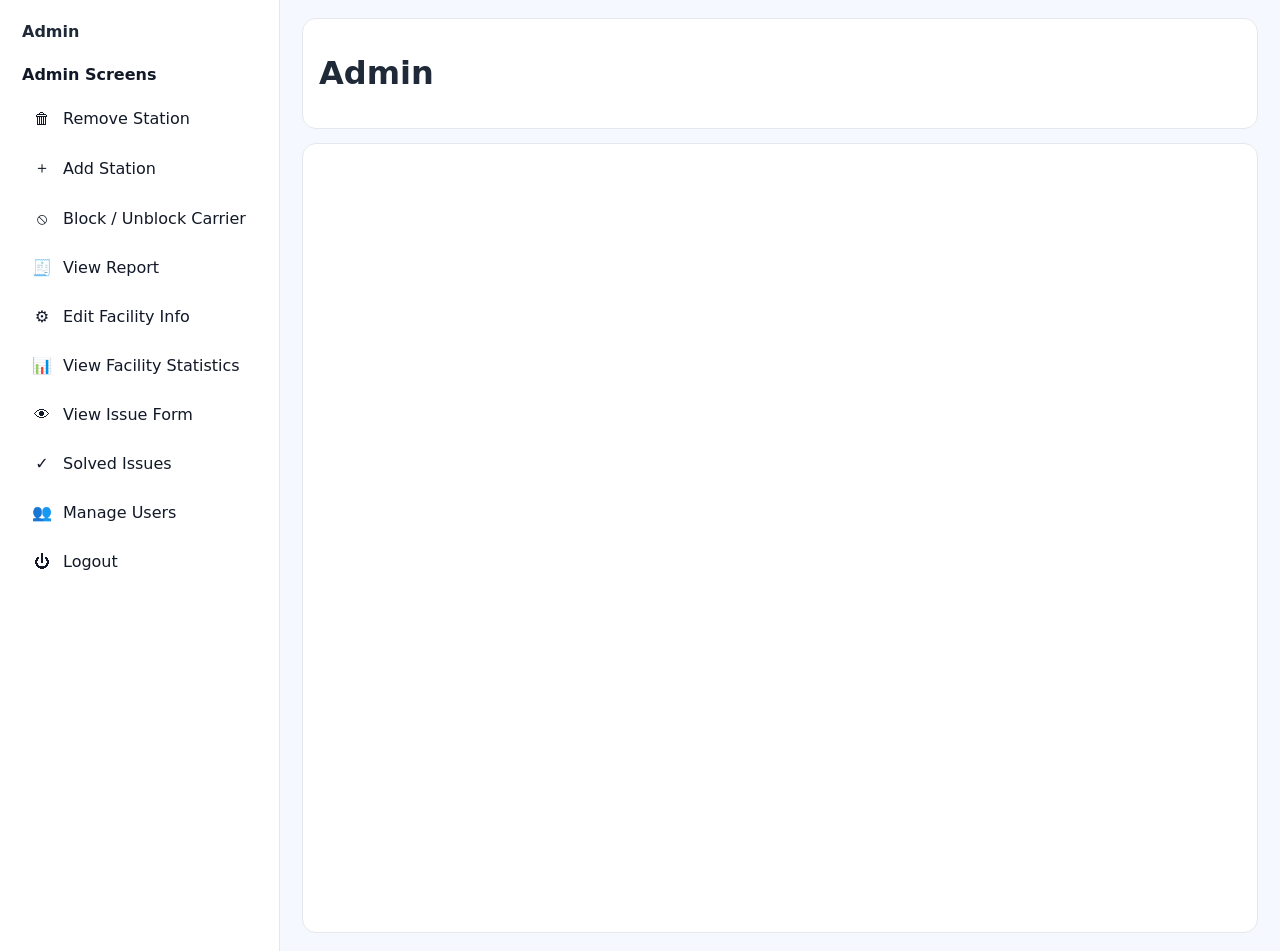
<file: admin/index.html>
<!doctype html>
<html lang="tr">

<head>
    <meta charset="UTF-8" />
    <meta name="viewport" content="width=device-width, initial-scale=1.0" />
    <title>Arrivio - Admin</title>

    <link rel="stylesheet" href="../css/base.css" />
    <link rel="stylesheet" href="../css/components.css" />
    <link rel="stylesheet" href="../css/pages/admin.css" />
</head>

<body>
    <div class="admin-shell">
        <!-- Sidebar -->
        <aside class="sidebar" aria-label="Admin navigation">
            <div class="sidebar-top">
                <div class="brand">
                    <span class="brand-title">Admin</span>

                </div>
            </div>

            <div class="sidebar-section">
                <div class="sidebar-heading">
                    <span>Admin Screens</span>

                </div>

                <nav class="nav" id="adminNav">

                    <button class="nav-item" data-view="remove-station">
                        <span class="nav-icon">🗑</span>
                        <span class="nav-text">Remove Station</span>
                    </button>

                    <button class="nav-item" data-view="add-station">
                        <span class="nav-icon">＋</span>
                        <span class="nav-text">Add Station</span>
                    </button>

                    <button class="nav-item" data-view="block-carrier">
                        <span class="nav-icon">⦸</span>
                        <span class="nav-text">Block / Unblock Carrier</span>
                    </button>

                    <button class="nav-item" data-view="report">
                        <span class="nav-icon">🧾</span>
                        <span class="nav-text">View Report</span>
                    </button>

                    <button class="nav-item" data-view="facility-edit">
                        <span class="nav-icon">⚙</span>
                        <span class="nav-text">Edit Facility Info</span>
                    </button>

                    <button class="nav-item" data-view="stats">
                        <span class="nav-icon">📊</span>
                        <span class="nav-text">View Facility Statistics</span>
                    </button>

                    <button class="nav-item" data-view="issue-form">
                        <span class="nav-icon">👁</span>
                        <span class="nav-text">View Issue Form</span>
                    </button>

                    <button class="nav-item" data-view="solve-issue">
                        <span class="nav-icon">✓</span>
                        <span class="nav-text">Solved Issues</span>
                    </button>
                    <button class="nav-item" data-view="manage-users">
                        <span class="nav-icon">👥</span>
                        <span class="nav-text">Manage Users</span>
                    </button>
                    <button id="logoutBtn" class="nav-item nav-item-logout" type="button">
                        <span class="nav-icon">⏻</span>
                        <span class="nav-text">Logout</span>
                    </button>
                </nav>

            </div>
        </aside>

        <!-- Content -->
        <main class="content" id="content">
            <header class="content-header">
                <h1 id="pageTitle">Admin</h1>
            </header>

            <section class="content-body" id="viewRoot"></section>
        </main>
    </div>

    <script type="module" src="../js/pages/admin.js"></script>
</body>

</html>
</file>
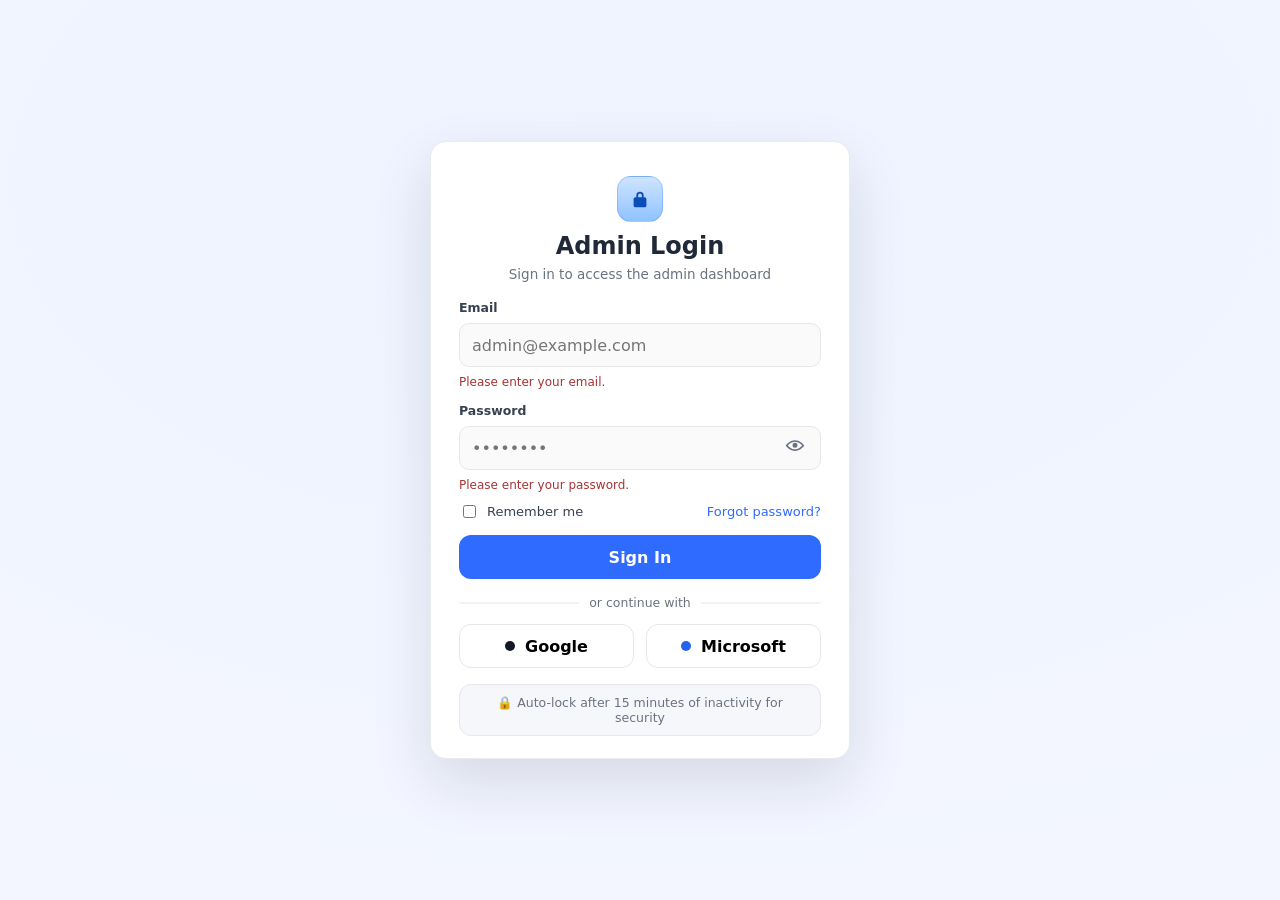
<file: login.html>
<!doctype html>
<html lang="tr">
<head>
  <meta charset="UTF-8" />
  <meta name="viewport" content="width=device-width, initial-scale=1.0" />
  <title>Admin Login</title>

  <link rel="stylesheet" href="./css/base.css" />
  <link rel="stylesheet" href="./css/components.css" />
  <link rel="stylesheet" href="./css/pages/login.css" />
</head>
<body>
  <main class="auth">
    <section class="card" aria-label="Admin Login">

      <!-- Icon -->
      <div class="logo">
        <div class="logo-badge" aria-hidden="true">
          <!-- basit lock icon (inline svg) -->
          <svg width="22" height="22" viewBox="0 0 24 24" fill="none">
            <path d="M17 10h-1V8a4 4 0 0 0-8 0v2H7a2 2 0 0 0-2 2v7a2 2 0 0 0 2 2h10a2 2 0 0 0 2-2v-7a2 2 0 0 0-2-2Zm-7-2a2 2 0 1 1 4 0v2h-4V8Z" fill="currentColor"/>
          </svg>
        </div>
      </div>

      <h1 class="title">Admin Login</h1>
      <p class="subtitle">Sign in to access the admin dashboard</p>

      <!-- Error (gizli; JS ile açacağız) -->
      <div id="errorBox" class="alert alert-error" role="alert" hidden>
        Invalid credentials. Please check your email and password.
      </div>

      <form id="loginForm" class="form" novalidate>
        <div class="field">
          <label for="email">Email</label>
          <input id="email" name="email" type="text" placeholder="admin@example.com" autocomplete="username" required />
          <small class="hint" id="emailHint" hidden>Please enter your email.</small>
        </div>

        <div class="field">
          <label for="password">Password</label>

          <div class="input-wrap">
            <input id="password" name="password" type="password" placeholder="••••••••" autocomplete="current-password" required />
            <button class="icon-btn" type="button" id="togglePwd" aria-label="Show password">
              <!-- eye icon -->
              <svg width="20" height="20" viewBox="0 0 24 24" fill="none">
                <path d="M12 5c5.5 0 9.7 4.4 10.9 6.1.1.2.1.5 0 .7C21.7 13.6 17.5 18 12 18S2.3 13.6 1.1 11.8a.7.7 0 0 1 0-.7C2.3 9.4 6.5 5 12 5Zm0 11c3.9 0 7.2-3 8.6-4.6C19.2 9.8 15.9 7 12 7S4.8 9.8 3.4 11.4C4.8 13 8.1 16 12 16Zm0-8a3 3 0 1 1 0 6 3 3 0 0 1 0-6Z" fill="currentColor"/>
              </svg>
            </button>
          </div>

          <small class="hint" id="pwdHint" hidden>Please enter your password.</small>
        </div>

        <div class="row">
          <label class="checkbox">
            <input type="checkbox" id="remember" />
            <span>Remember me</span>
          </label>

          <a class="link" href="#" onclick="return false;">Forgot password?</a>
        </div>

        <button class="btn btn-primary" type="submit">Sign In</button>

        <div class="divider">
          <span>or continue with</span>
        </div>

        <div class="providers">
          <button class="btn btn-ghost" type="button">
            <span class="provider-dot" aria-hidden="true"></span>
            Google
          </button>
          <button class="btn btn-ghost" type="button">
            <span class="provider-dot provider-dot--blue" aria-hidden="true"></span>
            Microsoft
          </button>
        </div>

        <div class="footnote">
          🔒 Auto-lock after 15 minutes of inactivity for security
        </div>
      </form>
    </section>
  </main>

  <script type="module" src="./js/pages/login.js"></script>
</body>
</html>
</file>
<file: css/base.css>
/* base.css */
:root{
  --bg1: #f3f6ff;
  --bg2: #eef3ff;

  --card: #ffffff;
  --text: #1f2937;
  --muted: #6b7280;

  --border: #e5e7eb;
  --border-strong: #d1d5db;

  --primary: #2f6bff;
  --primary-hover: #2457d6;

  --danger-bg: #fdecec;
  --danger-border: #f5b5b5;
  --danger-text: #a73333;

  --shadow: 0 24px 60px rgba(16, 24, 40, 0.12);
  --radius: 16px;
}

*{ box-sizing: border-box; }
html, body { height: 100%; }
body{
  margin: 0;
  font-family: ui-sans-serif, system-ui, -apple-system, Segoe UI, Roboto, Arial;
  color: var(--text);
  background: radial-gradient(1200px 700px at 50% 20%, var(--bg2), var(--bg1));
}
a{ color: inherit; text-decoration: none; }
button, input{ font: inherit; }
</file>
<file: css/components.css>
/* components.css */
.card{
  width: min(420px, calc(100vw - 32px));
  background: var(--card);
  border: 1px solid rgba(229,231,235,0.8);
  border-radius: var(--radius);
  box-shadow: var(--shadow);
  padding: 28px 28px 22px;
}

.title{
  margin: 10px 0 6px;
  text-align: center;
  font-size: 24px;
  font-weight: 750;
}

.subtitle{
  margin: 0 0 18px;
  text-align: center;
  color: var(--muted);
  font-size: 13.5px;
}

.logo{
  display: flex;
  justify-content: center;
  margin-top: 6px;
}
.logo-badge{
  width: 46px;
  height: 46px;
  border-radius: 14px;
  display: grid;
  place-items: center;
  background: linear-gradient(180deg, #cfe4ff, #8fc3ff);
  color: #0b4db8;
  border: 1px solid rgba(47,107,255,0.25);
}

.form{ display: grid; gap: 14px; }

.field label{
  display: block;
  margin: 0 0 8px;
  font-size: 12.5px;
  color: #374151;
  font-weight: 600;
}

.field input{
  width: 100%;
  height: 44px;
  padding: 0 12px;
  border: 1px solid var(--border);
  border-radius: 10px;
  outline: none;
  background: #fafafa;
  transition: border-color .15s ease, box-shadow .15s ease;
}

.field input:focus{
  border-color: rgba(47,107,255,0.55);
  box-shadow: 0 0 0 4px rgba(47,107,255,0.12);
  background: #fff;
}

.input-wrap{
  position: relative;
}

.icon-btn{
  position: absolute;
  top: 50%;
  right: 10px;
  transform: translateY(-50%);
  border: none;
  background: transparent;
  padding: 6px;
  color: #6b7280;
  cursor: pointer;
}

.row{
  display: flex;
  align-items: center;
  justify-content: space-between;
  gap: 12px;
  margin-top: -4px;
}

.checkbox{
  display: inline-flex;
  align-items: center;
  gap: 8px;
  font-size: 13px;
  color: #374151;
}

.link{
  font-size: 13px;
  color: #2f6bff;
}
.link:hover{ text-decoration: underline; }

.btn{
  height: 44px;
  border-radius: 12px;
  border: 1px solid var(--border);
  background: #fff;
  cursor: pointer;
  font-weight: 650;
}

.btn-primary{
  background: var(--primary);
  border-color: transparent;
  color: #fff;
}
.btn-primary:hover{ background: var(--primary-hover); }

.btn-ghost{
  display: inline-flex;
  align-items: center;
  justify-content: center;
  gap: 10px;
  background: #fff;
}

.providers{
  display: grid;
  grid-template-columns: 1fr 1fr;
  gap: 12px;
}

.provider-dot{
  width: 10px;
  height: 10px;
  border-radius: 50%;
  background: #111827;
}
.provider-dot--blue{ background: #2563eb; }

.divider{
  text-align: center;
  color: var(--muted);
  font-size: 12.5px;
  position: relative;
  margin: 2px 0 0;
}
.divider span{
  background: #fff;
  padding: 0 10px;
  position: relative;
  z-index: 1;
}
.divider::before{
  content: "";
  position: absolute;
  left: 0;
  right: 0;
  top: 50%;
  height: 1px;
  background: var(--border);
  transform: translateY(-50%);
}

.alert{
  border-radius: 12px;
  padding: 10px 12px;
  font-size: 13px;
}

.alert-error{
  background: var(--danger-bg);
  border: 1px solid var(--danger-border);
  color: var(--danger-text);
}

.hint{
  display: block;
  margin-top: 8px;
  font-size: 12px;
  color: var(--danger-text);
}

.footnote{
  margin-top: 2px;
  text-align: center;
  color: var(--muted);
  font-size: 12.5px;
  background: #f6f7fb;
  border: 1px solid var(--border);
  padding: 10px 12px;
  border-radius: 12px;
}
</file>
<file: css/pages/admin.css>
/* pages/admin.css */
.admin-shell{
  min-height: 100vh;
  display: grid;
  grid-template-columns: 280px 1fr;
  background: #f6f8ff;
}

.sidebar{
  background: #ffffff;
  border-right: 1px solid var(--border);
  padding: 14px 12px;
}

.brand{
  display: flex;
  align-items: baseline;
  gap: 12px;
  padding: 8px 10px 14px;
}

.brand-title{
  font-weight: 750;
}

.brand-sub{
  color: var(--muted);
  font-size: 13px;
}

.sidebar-heading{
  display: flex;
  align-items: center;
  justify-content: space-between;
  padding: 10px 10px 8px;
  color: #111827;
  font-weight: 700;
}

.collapse-btn{
  width: 28px;
  height: 28px;
  border-radius: 8px;
  border: 1px solid var(--border);
  background: #fff;
  cursor: pointer;
}

.nav{
  display: grid;
  gap: 8px;
  padding: 6px 6px 12px;
}

.nav-item{
  display: flex;
  align-items: center;
  gap: 10px;
  width: 100%;
  padding: 10px 12px;
  border: 1px solid transparent;
  background: #fff;
  border-radius: 12px;
  cursor: pointer;
  text-align: left;
  color: #111827;
}

.nav-item:hover{
  background: #f3f6ff;
  border-color: rgba(47,107,255,0.12);
}

.nav-item.is-active{
  background: linear-gradient(90deg, rgba(47,107,255,0.95), rgba(100,180,255,0.85));
  color: #fff;
}

.nav-icon{
  width: 22px;
  display: inline-flex;
  justify-content: center;
}

.content{
  padding: 18px 22px;
}

.content-header{
  display: flex;
  align-items: center;
  justify-content: space-between;
  gap: 12px;
  background: #ffffff;
  border: 1px solid var(--border);
  border-radius: 14px;
  padding: 14px 16px;
}

.content-body{
  margin-top: 14px;
  background: #ffffff;
  border: 1px solid var(--border);
  border-radius: 14px;
  padding: 16px;
  min-height: calc(100vh - 110px);
}

/* Wizard / Add Station styles */
.wizard {
  display: block;
}
.wizard-steps{
  display:flex;
  gap:18px;
  align-items:center;
  margin-bottom:18px;
}
.wizard-steps .step{
  display:flex;
  align-items:center;
  gap:10px;
  background: transparent;
  color: var(--muted);
}
.wizard-steps .step .circle{
  width:32px;height:32px;border-radius:50%;display:inline-flex;align-items:center;justify-content:center;background:#eef2ff;color:#2f6bff;font-weight:700;
}
.wizard-steps .step.is-active .circle{
  background: linear-gradient(90deg,#2f6bff,#64b4ff); color:#fff;
}
.wizard-body{
  display:flex; gap:18px; align-items:flex-start;
}
.wizard-content{
  flex:1; background:#fff; border-radius:12px; padding:18px; border:1px solid var(--border);
}
.wizard-summary{
  width:320px; background:#f8fafc; border:1px solid var(--border); border-radius:12px; padding:12px;
}
.form-row{ margin-bottom:12px; display:flex; flex-direction:column; }
.form-row label{ font-weight:600; margin-bottom:6px; }
.form-row input, .form-row select{ padding:8px 10px; border-radius:8px; border:1px solid var(--border); }
.form-actions{ display:flex; gap:8px; margin-top:12px; }
.btn{ padding:8px 12px; border-radius:8px; border:1px solid var(--border); background:#fff; cursor:pointer; }
.btn-primary{ background: linear-gradient(90deg,#2f6bff,#64b4ff); color:#fff; border:none; }

/* Operating hours grid */
.hours-grid{ display:grid; grid-template-columns: 1fr 1fr; gap:10px; }
.hours-row{ display:flex; align-items:center; gap:8px; padding:8px 0; border-bottom:1px solid rgba(0,0,0,0.04); }
.time-input{ width:120px; padding:8px; border-radius:8px; border:1px solid var(--border); }

@media (max-width:900px){
  .wizard-body{ flex-direction:column; }
  .wizard-summary{ width:100%; }
}

/* mobilde sidebar üstte/hamburger yapabiliriz; şimdilik basit */
@media (max-width: 900px){
  .admin-shell{ grid-template-columns: 1fr; }
  .sidebar{ border-right: none; border-bottom: 1px solid var(--border); }
}

/* Block / Unblock Carrier layout */
.carrier-layout{ display:flex; gap:18px; align-items:flex-start; }
.carrier-list{ flex:1; background:#fff; border-radius:12px; padding:12px; border:1px solid var(--border); }
.list-header{ margin-bottom:8px; }
.list-header input{ width:100%; padding:8px 10px; border-radius:8px; border:1px solid var(--border); }
.table-wrap{ overflow:auto; }
.carrier-table{ width:100%; border-collapse:collapse; }
.carrier-table th, .carrier-table td{ text-align:left; padding:10px; border-bottom:1px solid rgba(0,0,0,0.04); }
.control-panel{ width:360px; }
.control-panel .panel-inner{ background:#fff; border:1px solid var(--border); border-radius:12px; padding:14px; }
.badge{ padding:6px 10px; border-radius:999px; font-weight:700; font-size:13px; display:inline-block; }
.badge-active{ background:#e6f7ee; color:#166534; }
.badge-blocked{ background:#fde8e8; color:#7f1d1d; }
.btn-sm{ padding:6px 8px; border-radius:8px; font-size:13px; margin-right:6px; }
.btn-select{ background:#f3f6ff; border:1px solid rgba(47,107,255,0.12); }
.btn-unblock-action{ background:#fff; border:1px solid #e5e7eb; }
.btn-block-action{ background:#fff; border:1px solid #e5e7eb; }
.form-row textarea{ width:100%; min-height:80px; padding:8px; border-radius:8px; border:1px solid var(--border); }

@media (max-width:900px){
  .carrier-layout{ flex-direction:column; }
  .control-panel{ width:100%; }
}

/* Remove Station layout */
.remove-layout{ display:flex; gap:18px; align-items:flex-start; }
.remove-list{ flex:1; background:#fff; border-radius:12px; padding:12px; border:1px solid var(--border); }
.list-header input{ width:100%; padding:8px 10px; border-radius:8px; border:1px solid var(--border); }
.station-table{ width:100%; border-collapse:collapse; }
.station-table th, .station-table td{ padding:10px; border-bottom:1px solid rgba(0,0,0,0.04); text-align:left; }
.summary-panel{ width:360px; }
.summary-panel .panel-inner{ background:#fff; border:1px solid var(--border); border-radius:12px; padding:14px; }
.summary-row{ display:flex; justify-content:space-between; padding:8px 0; }
.summary-selected{ margin-top:8px; max-height:160px; overflow:auto; }
.summary-item{ padding:8px 0; border-bottom:1px solid rgba(0,0,0,0.04); }
.summary-item .code{ color:var(--muted); float:right; }
.btn-danger{ background: linear-gradient(90deg,#ef4444,#dc2626); color:#fff; border:none; padding:10px 12px; border-radius:8px; }

/* Modal */
.modal{ position:fixed; inset:0; display:flex; align-items:center; justify-content:center; background:rgba(15,23,42,0.35); z-index:60; }
.modal.hidden{ display:none; }
.modal-dialog{ width:520px; }
.modal-body{ background:#fff; border-radius:12px; padding:20px; box-shadow:0 8px 30px rgba(14,24,46,0.12); }
.modal-icon{ font-size:28px; background:#fff0f0; display:inline-block; padding:8px; border-radius:50%; margin-bottom:8px; }
.modal-actions{ display:flex; gap:10px; justify-content:flex-end; margin-top:12px; }
.archive-row{ display:flex; align-items:center; gap:8px; }
.muted{ color:var(--muted); font-size:13px; margin-left:8px; }

@media (max-width:900px){
  .remove-layout{ flex-direction:column; }
  .summary-panel{ width:100%; }
  .modal-dialog{ width:90%; }
}

/* View Report styles */
.report-root{ padding:8px 0; }
.report-header{ display:flex; align-items:center; justify-content:space-between; gap:12px; margin-bottom:12px; }
.report-header h2{ margin:0; }
.report-controls{ display:flex; gap:8px; align-items:center; }
.metric-cards{ display:flex; gap:12px; margin-bottom:14px; }
.card{ background:#fff; border:1px solid var(--border); border-radius:12px; padding:14px; width:220px; }
.card-label{ color:var(--muted); font-size:13px; }
.card-value{ font-size:20px; font-weight:700; margin-top:6px; }
.report-body{ background:#fff; border:1px solid var(--border); border-radius:12px; padding:16px; }
.chart-panel{ display:block; }
.chart-card{ background:#fff; border-radius:8px; padding:12px; border:1px solid rgba(0,0,0,0.04); margin-bottom:12px; }
.tabs{ display:flex; gap:8px; margin-bottom:8px; }
.tabs button{ padding:6px 10px; border-radius:8px; border:1px solid var(--border); background:#fff; cursor:pointer; }
.tabs button.active{ background:linear-gradient(90deg,#f3f6ff,#eef4ff); border-color:rgba(47,107,255,0.12); }
.report-table{ width:100%; border-collapse:collapse; margin-top:12px; }
.report-table th, .report-table td{ padding:10px; border-bottom:1px solid rgba(0,0,0,0.04); text-align:left; }
.rank-pill{ display:inline-block; width:28px; height:28px; border-radius:50%; background:#eef2ff; color:#2563eb; text-align:center; line-height:28px; font-weight:700; }
.change.neg{ color:#dc2626; }
.change.pos{ color:#16a34a; }

/* Facility Statistics styles */
.stats-root{ padding:8px 0; }
.stats-header h2{ margin:0 0 6px 0; }
.stats-header p{ margin:0 0 12px 0; color:var(--muted); }
.stats-controls{ display:flex; gap:12px; align-items:center; margin-top:8px; }
.range-buttons{ display:flex; gap:8px; }
.stats-controls select#facilitySelect{ padding:10px 12px; border-radius:10px; border:1px solid var(--border); background:#fff; box-shadow:0 1px 0 rgba(0,0,0,0.02); min-width:220px; }
.stats-controls select#facilitySelect:focus{ outline:none; box-shadow:0 4px 12px rgba(47,107,255,0.12); border-color:rgba(47,107,255,0.18); }
.range-btn{ padding:8px 12px; border-radius:999px; border:1px solid var(--border); background:#fff; cursor:pointer; }
.range-btn.active{ background:linear-gradient(90deg,#2f6bff,#64b4ff); color:#fff; border: none; }
.metrics-cards{ display:flex; gap:12px; margin-bottom:16px; }
.stat-card{ background:#fff; border-radius:12px; padding:12px 14px; flex:1; border:1px solid var(--border); display:flex; flex-direction:column; gap:6px; }
.stat-card .label{ color:var(--muted); font-size:13px; }
.stat-card .value{ font-weight:700; font-size:20px; }
.stat-card .delta{ color:#16a34a; font-weight:700; font-size:13px; }
.stat-card .badge{ background:#fef3f2; color:#b91c1c; padding:4px 8px; border-radius:8px; display:inline-block; font-weight:700; }
.stat-card .tag{ background:#ecfeff; color:#0f766e; padding:4px 8px; border-radius:8px; display:inline-block; font-weight:700; }
.stat-card .tag.alt{ background:#eef2ff; color:#2563eb; }

.metrics-and-body{ display:block; }
.stats-body{ display:flex; gap:18px; align-items:flex-start; }
.main-panel{ flex:1; }
.chart-card{ background:#fff; border-radius:12px; padding:12px; border:1px solid var(--border); margin-bottom:12px; }
.bar-card{ background:#fff; border-radius:12px; padding:12px; border:1px solid var(--border); }
.right-panel{ width:320px; display:flex; flex-direction:column; gap:12px; }
.mini-card{ background:#fff; border-radius:12px; padding:12px; border:1px solid var(--border); }
.status-row{ display:flex; justify-content:space-between; padding:8px; border-radius:8px; margin-top:8px; }
.status-row.ok{ background:#ecfeef; color:#166534; }
.status-row.down{ background:#fff1f2; color:#7f1d1d; }
.map-placeholder{ height:120px; display:flex; align-items:center; justify-content:center; color:var(--muted); border-radius:8px; background:linear-gradient(180deg,#f8fafc,#f3f6ff); }

@media (max-width:900px){
  .stats-body{ flex-direction:column; }
  .right-panel{ width:100%; }
}

/* Issue Form styles */
.issue-root{ padding:8px 0; }
.page-hero{ background: linear-gradient(180deg,#f8fbff,#f3f7ff); border-radius:12px; padding:18px; margin-bottom:14px; border:1px solid var(--border); }
.hero-inner{ display:flex; gap:12px; align-items:center; }
.hero-icon{ font-size:24px; width:44px; height:44px; display:inline-flex; align-items:center; justify-content:center; background:#fff; border-radius:10px; box-shadow:0 4px 12px rgba(14,24,46,0.06); }
.hero-title{ font-size:20px; font-weight:800; }
.hero-sub{ color:var(--muted); font-size:14px; margin-top:4px; }
.issue-body{ display:flex; gap:24px; align-items:flex-start; }
.issue-left{ width:320px; display:flex; flex-direction:column; gap:12px; }
.search-row input{ width:100%; padding:10px; border-radius:8px; border:1px solid var(--border); }
.filters{ display:flex; gap:8px; }
.filters select{ flex:1; padding:8px; border-radius:8px; border:1px solid var(--border); }
.issue-list{ background:#fff; border:1px solid var(--border); border-radius:12px; padding:8px; overflow:auto; max-height:520px; }
.issue-item{ padding:18px 16px; border-radius:10px; cursor:pointer; margin-bottom:12px; background:linear-gradient(180deg,#ffffff,#fbfdff); box-shadow:0 6px 18px rgba(14,24,46,0.04); transition:transform .12s, box-shadow .12s; border-left:6px solid transparent; }
.issue-item.open{ border-left-color: #fb923c; }
.issue-item.resolved{ border-left-color: #34d399; opacity:0.85; }
.issue-item:hover{ transform:translateY(-4px); box-shadow:0 10px 30px rgba(14,24,46,0.06); }
.issue-item .title{ font-weight:800; font-size:18px; color:#0f172a; }
.issue-item .meta{ color:var(--muted); font-size:13px; margin-top:8px; }
.issue-center{ flex:1; }
.issues-table-wrap{ background:#fff; border:1px solid var(--border); border-radius:12px; padding:16px; align-self:flex-start; min-height:140px; box-shadow:0 6px 18px rgba(14,24,46,0.03); }
.issues-table{ width:100%; border-collapse:collapse; }
.issues-table th, .issues-table td{ padding:12px 14px; border-bottom:1px solid rgba(0,0,0,0.06); text-align:left; }
.issues-table thead th{ font-weight:800; color:#0f172a; background:transparent; }
.issues-table tbody tr:hover{ background:#fbfdff; }
.issue-detail{ width:360px; }
.detail-card{ background:#fff; border-radius:12px; padding:18px; border:1px solid var(--border); align-self:flex-start; min-height:260px; position:sticky; top:18px; box-shadow:0 10px 30px rgba(14,24,46,0.04); }
.detail-card h3{ margin-top:0; }
.detail-card .btn{ padding:10px 14px; }
.detail-card .btn-primary{ padding:10px 16px; }
.meta{ display:flex; gap:8px; color:var(--muted); font-size:13px; margin-bottom:8px; }
.detail-desc{ margin:10px 0 12px 0; color:#111827; }
.comments{ max-height:220px; overflow:auto; margin-bottom:8px; }
.comment{ padding:8px; border-radius:8px; background:#f8fafc; margin-bottom:8px; }
.comment .time{ color:var(--muted); font-size:12px; margin-left:6px; }
.comment-form textarea{ width:100%; min-height:80px; padding:8px; border-radius:8px; border:1px solid var(--border); }
.comment-form .actions{ display:flex; gap:8px; justify-content:flex-end; margin-top:8px; }

@media (max-width:900px){
  .issue-body{ flex-direction:column; }
  .issue-left{ width:100%; }
  .issue-detail{ width:100%; }
}

/* Facility Edit styles */
.facility-root{ padding:12px 6px; }
.form-card{ background:#fff; border-radius:12px; padding:16px; border:1px solid var(--border); margin-bottom:14px; }
.card-title{ font-weight:700; margin-bottom:10px; display:flex; align-items:center; gap:8px; }
.card-title .card-icon{ width:36px; height:36px; display:inline-flex; align-items:center; justify-content:center; background:linear-gradient(180deg,#f3f8ff,#eef6ff); border-radius:10px; }
.card-title .card-icon svg{ display:block; }
.form-grid{ display:grid; grid-template-columns:1fr 1fr; gap:12px; }
.form-col{ display:flex; flex-direction:column; }
.form-col.full{ grid-column:1/-1; }
.form-col label{ font-weight:600; margin-bottom:6px; }
.form-col input, .form-col select{ padding:10px; border-radius:8px; border:1px solid var(--border); }
.bottom-actions{ display:flex; justify-content:flex-end; gap:10px; margin-top:8px; }
.btn-primary{ padding:10px 14px; }

@media (max-width:900px){
  .form-grid{ grid-template-columns:1fr; }
}

/* Manage Users styles */
.manage-users-root{ padding:8px 0; }
.manage-header{ display:flex; align-items:center; justify-content:space-between; gap:12px; margin-bottom:12px; }
.manage-header h2{ margin:0; font-size:20px; font-weight:800; }
.manage-header .search-row{ flex:1; max-width:560px; }
.manage-header .search-row input{ width:100%; padding:10px 12px; border-radius:10px; border:1px solid var(--border); }
.manage-body{ display:flex; gap:18px; align-items:flex-start; }
.results-list{ flex:1; }
#resultsCount{ color:var(--muted); margin-bottom:8px; }
#userResults{ list-style:none; padding:0; margin:0; display:flex; flex-direction:column; gap:8px; }
.user-item{ cursor:pointer; }
.user-item .user-card{ background:#fff; border:1px solid var(--border); border-radius:10px; padding:10px; display:flex; justify-content:space-between; align-items:center; transition:transform .12s, box-shadow .12s; }
.user-item .user-card:hover{ transform:translateY(-4px); box-shadow:0 10px 30px rgba(14,24,46,0.06); }
.user-item .meta{ color:var(--muted); font-size:13px; margin-top:4px; }
.roleSelect{ padding:8px 10px; border-radius:8px; border:1px solid var(--border); background:#fff; }
.manage-panel{ width:360px; }
.manage-panel .panel-inner{ background:#fff; border:1px solid var(--border); border-radius:12px; padding:14px; position:sticky; top:18px; box-shadow:0 10px 30px rgba(14,24,46,0.04); }
.manage-panel h3{ margin-top:0; }
.results-list .no-results{ color:var(--muted); padding:12px; }
#loadMore{ margin-top:8px; }

@media (max-width:900px){
  .manage-body{ flex-direction:column; }
  .manage-panel{ width:100%; position:static; }
  .manage-header{ flex-direction:column; align-items:flex-start; }
}

/* Role badges */
.role-badge{ padding:6px 10px; border-radius:999px; font-weight:700; font-size:12px; text-transform:capitalize; }
.role-carrier{ background:#ecfdf5; color:#065f46; border:1px solid #bbf7d0; }
.role-operator{ background:#eef2ff; color:#1e3a8a; border:1px solid #c7ddff; }
.role-admin{ background:#fff1f2; color:#7f1d1d; border:1px solid #ffd6dc; }

/* toast default style */
#toastContainer .toast{ transition:opacity .3s ease; }
</file>
<file: css/pages/login.css>
/* pages/login.css */
.auth{
  min-height: 100vh;
  display: grid;
  place-items: center;
  padding: 40px 0;
}
</file>
